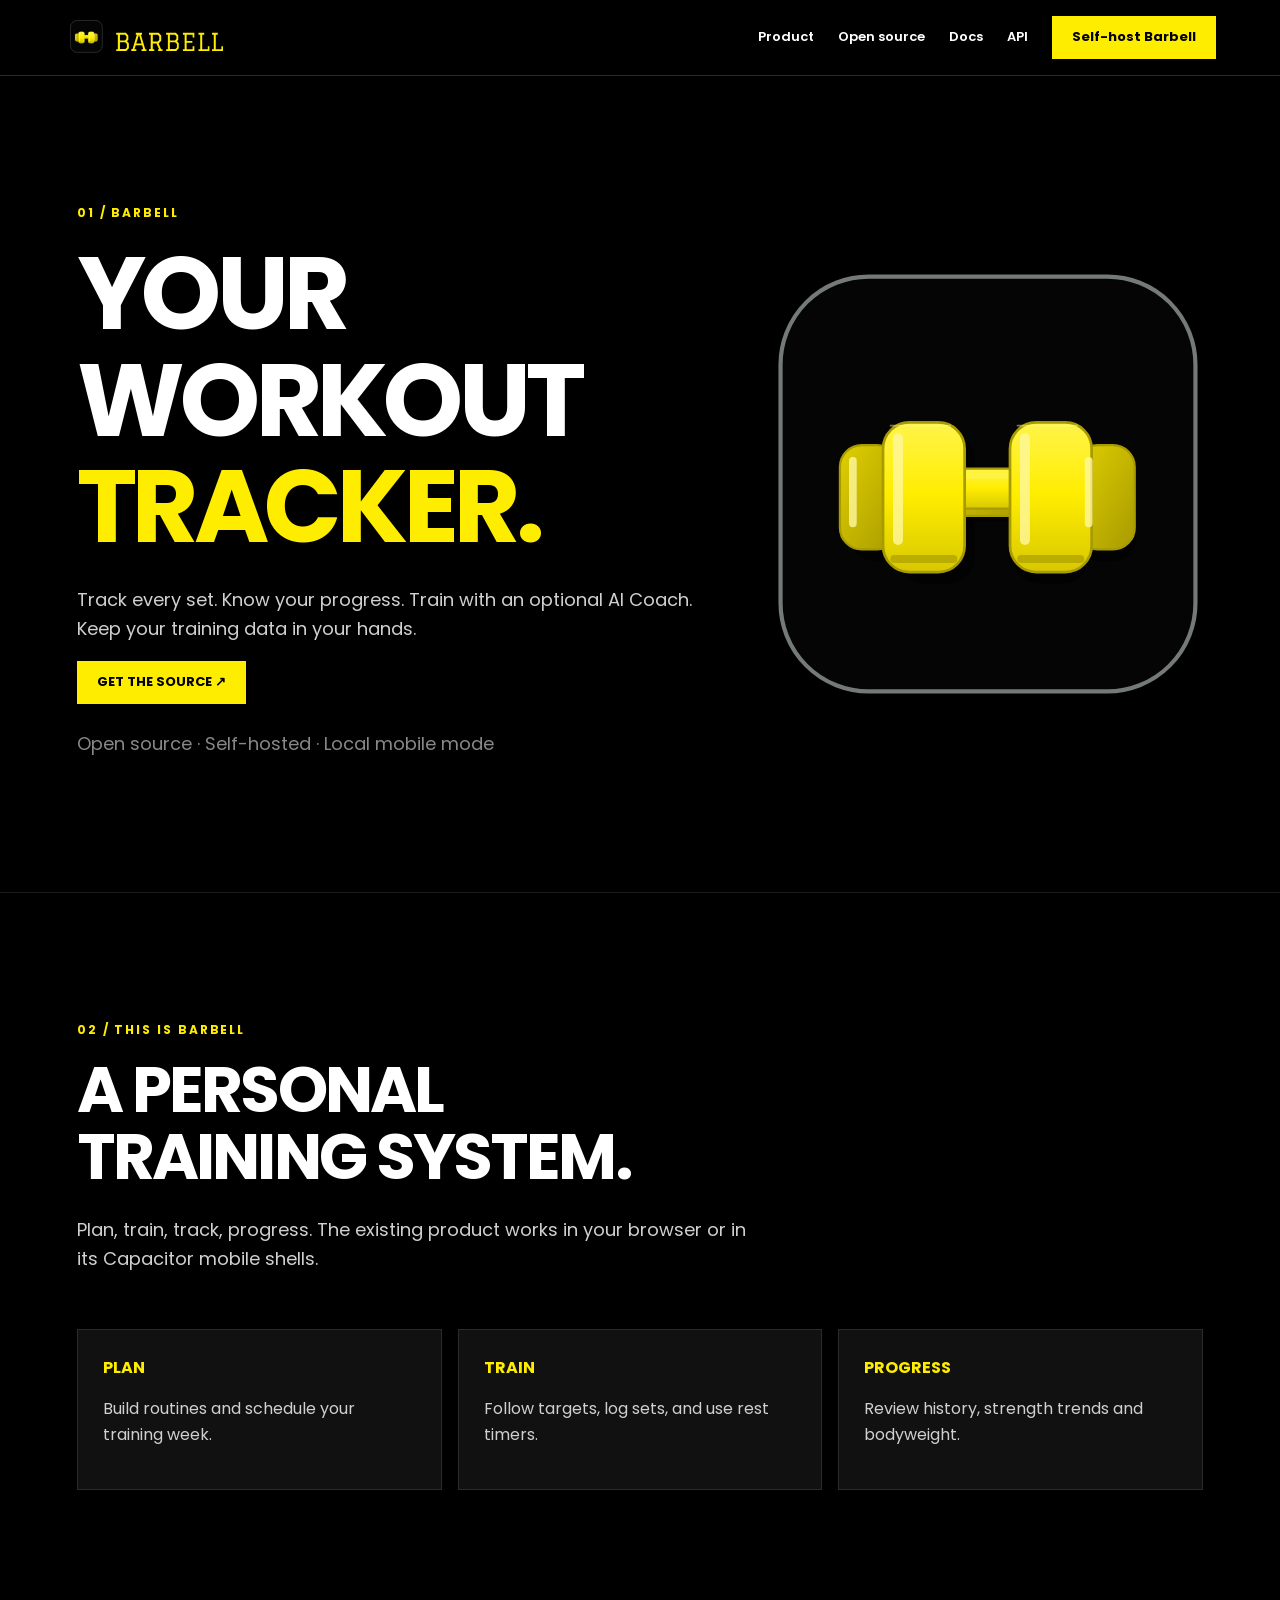
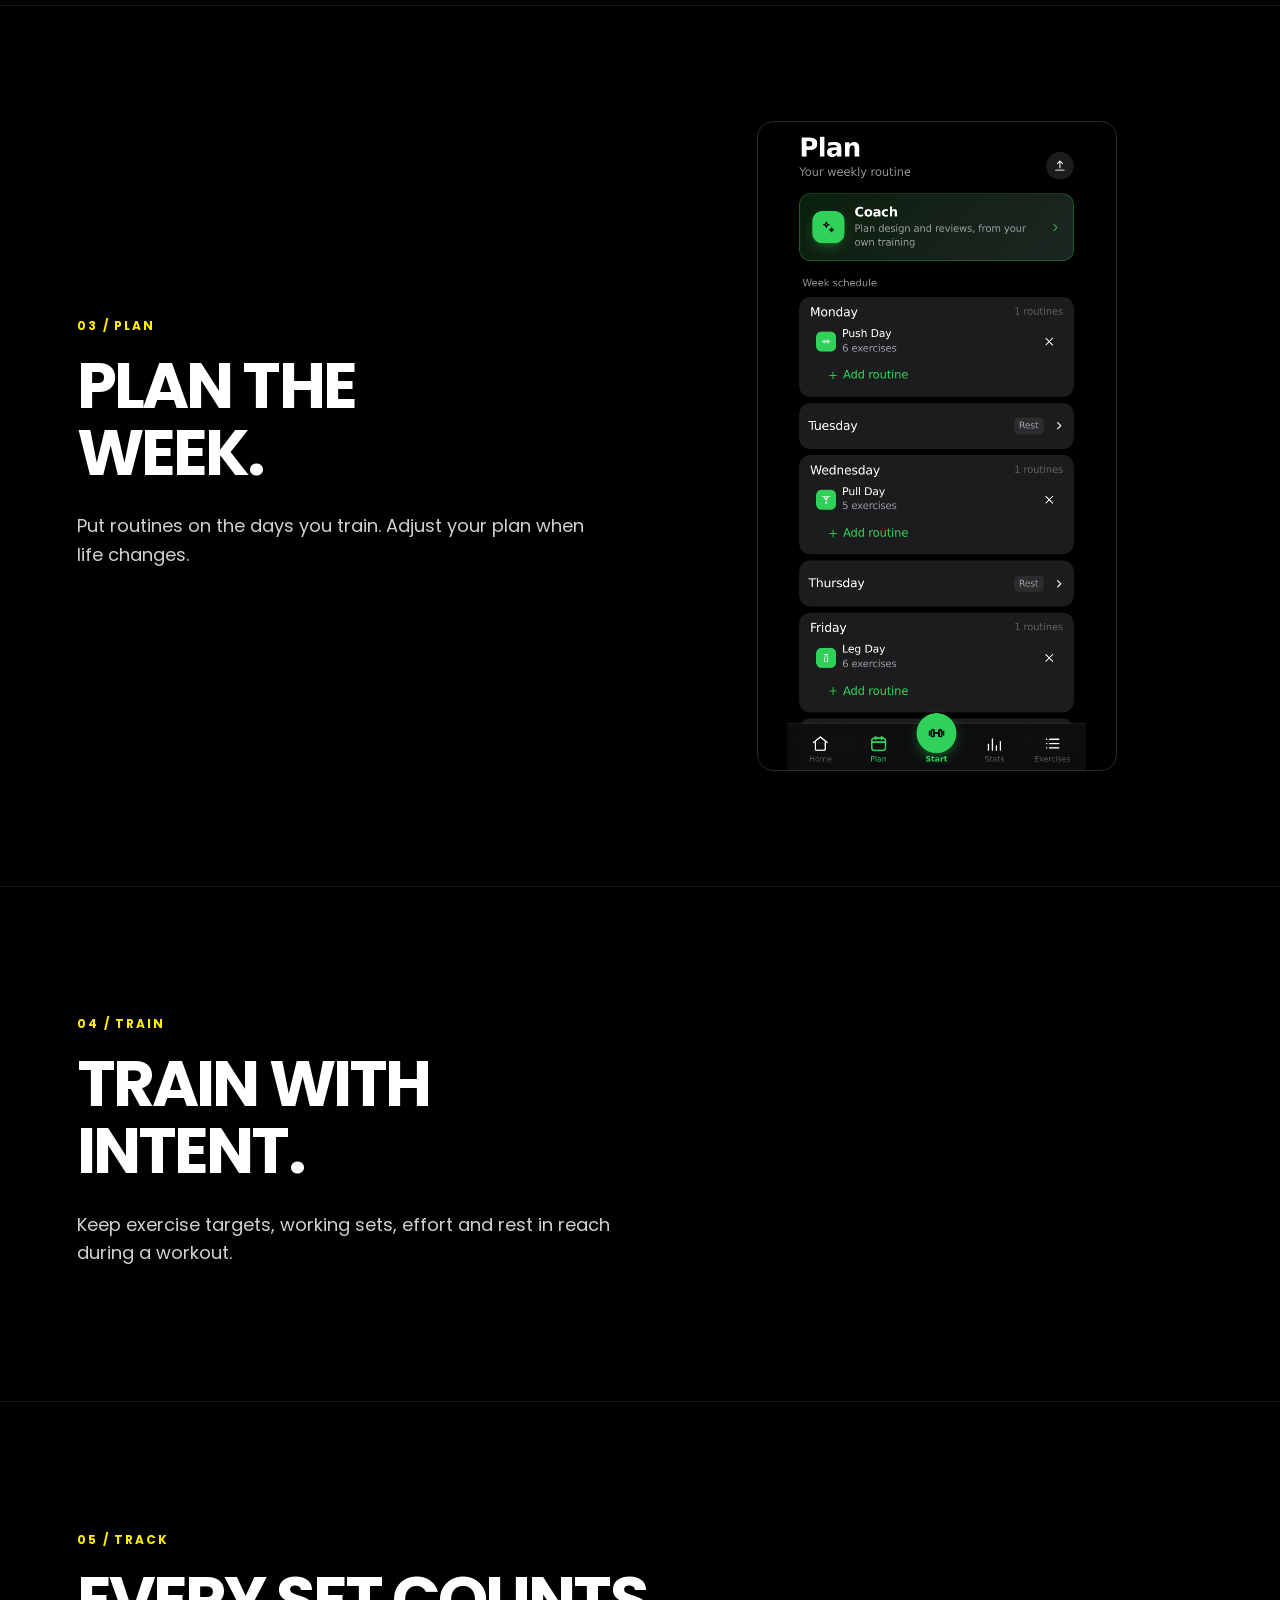
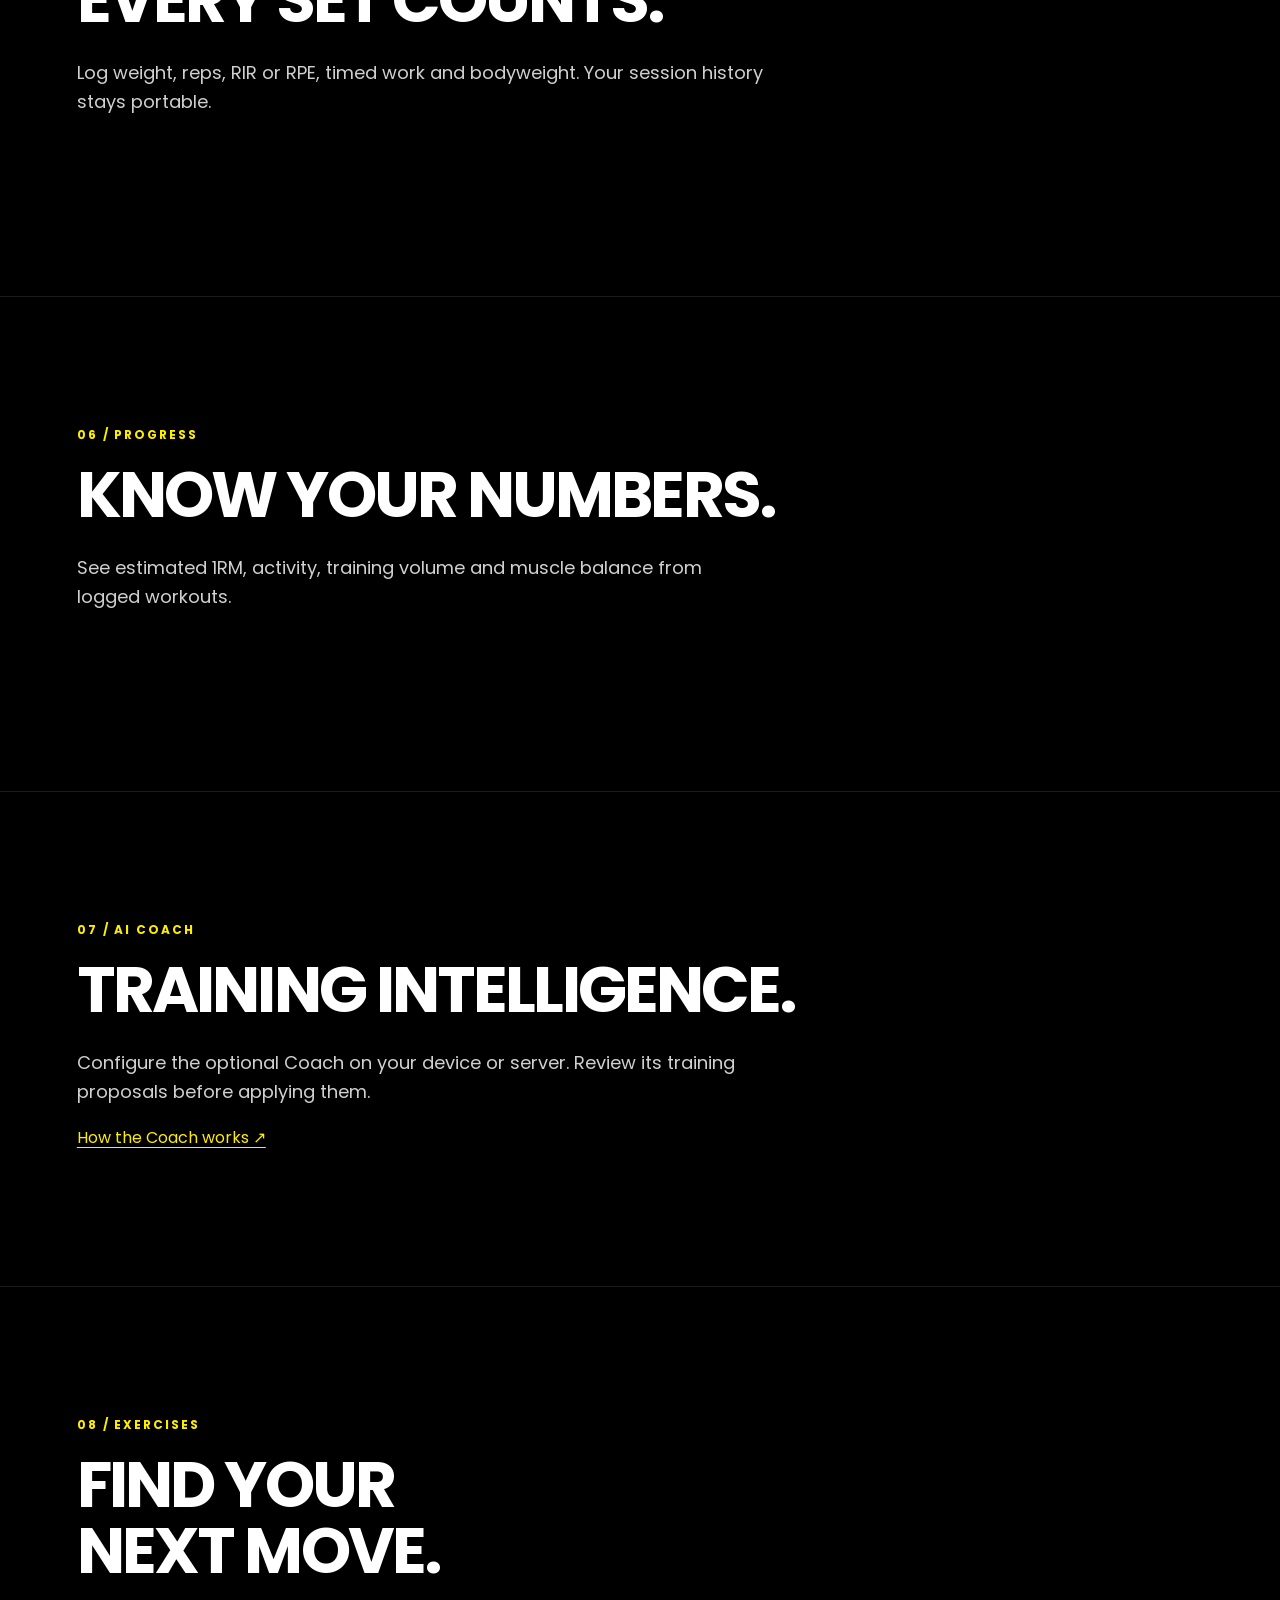
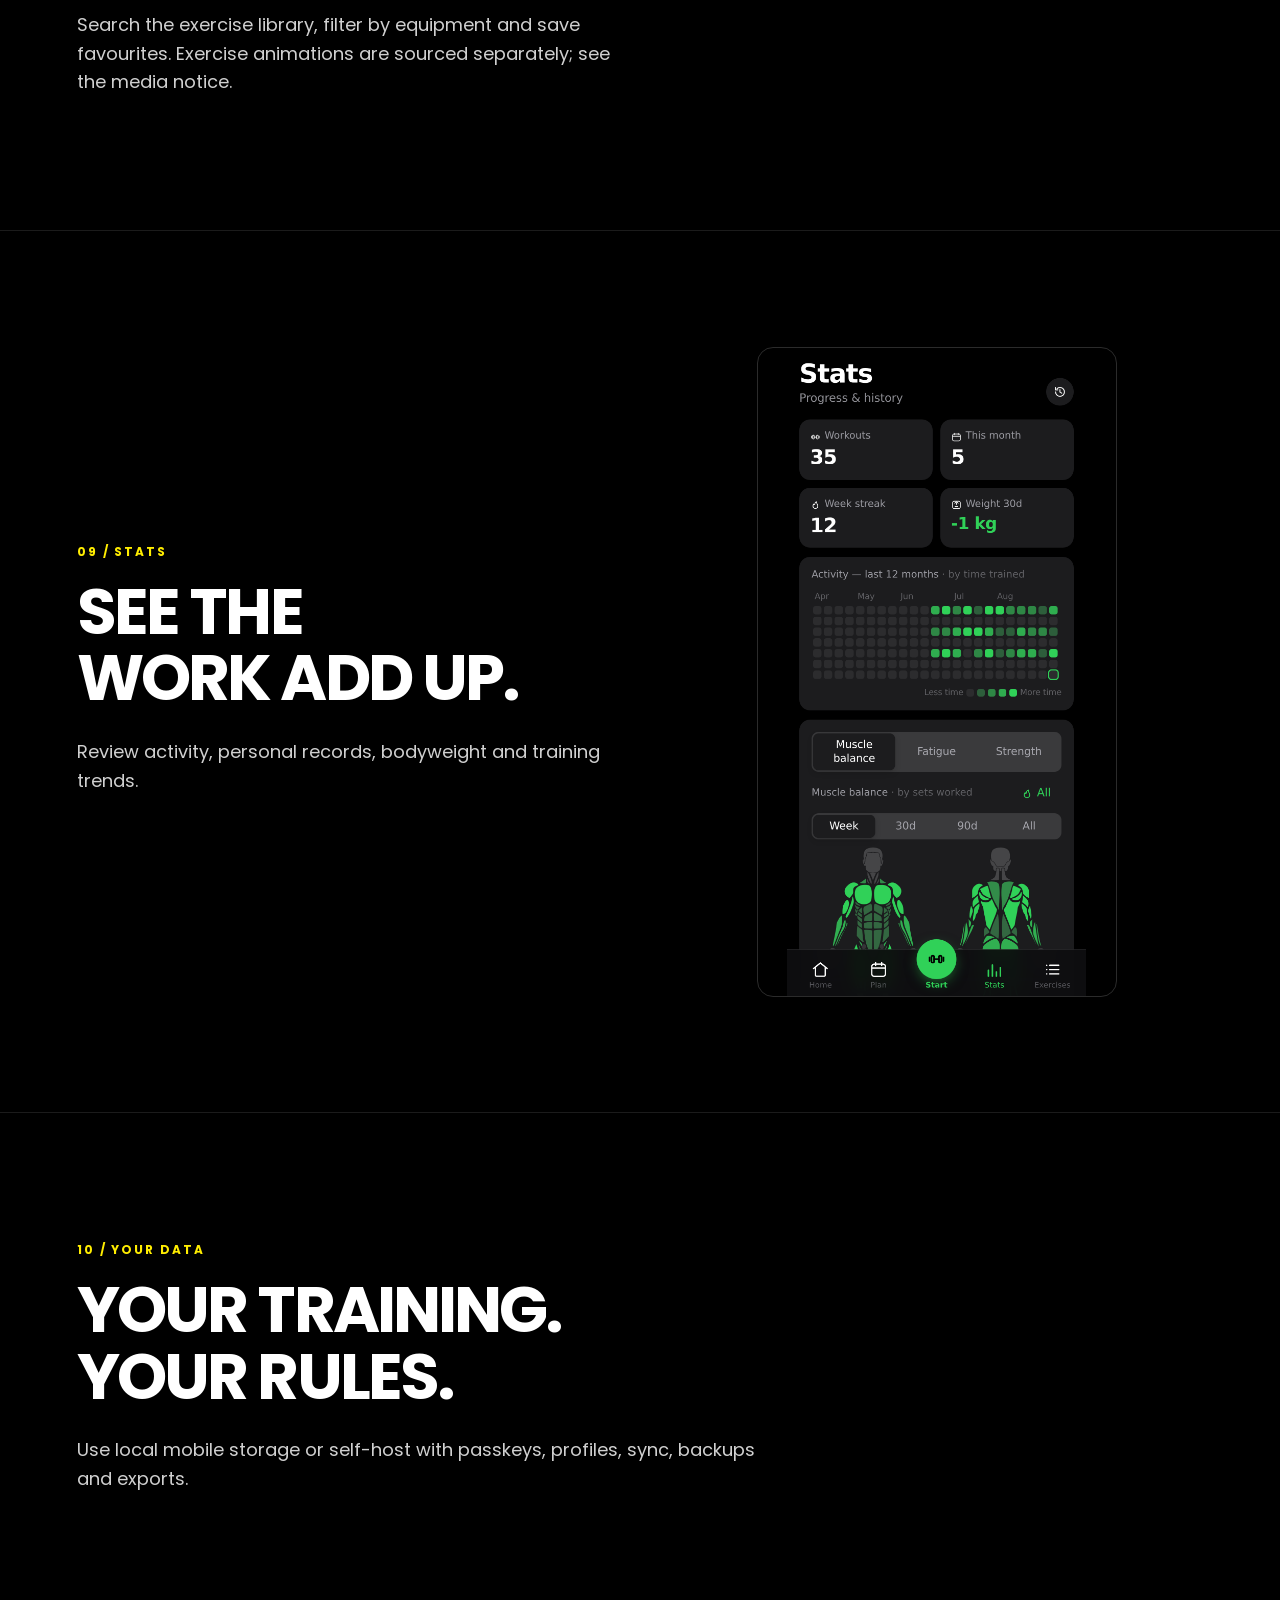
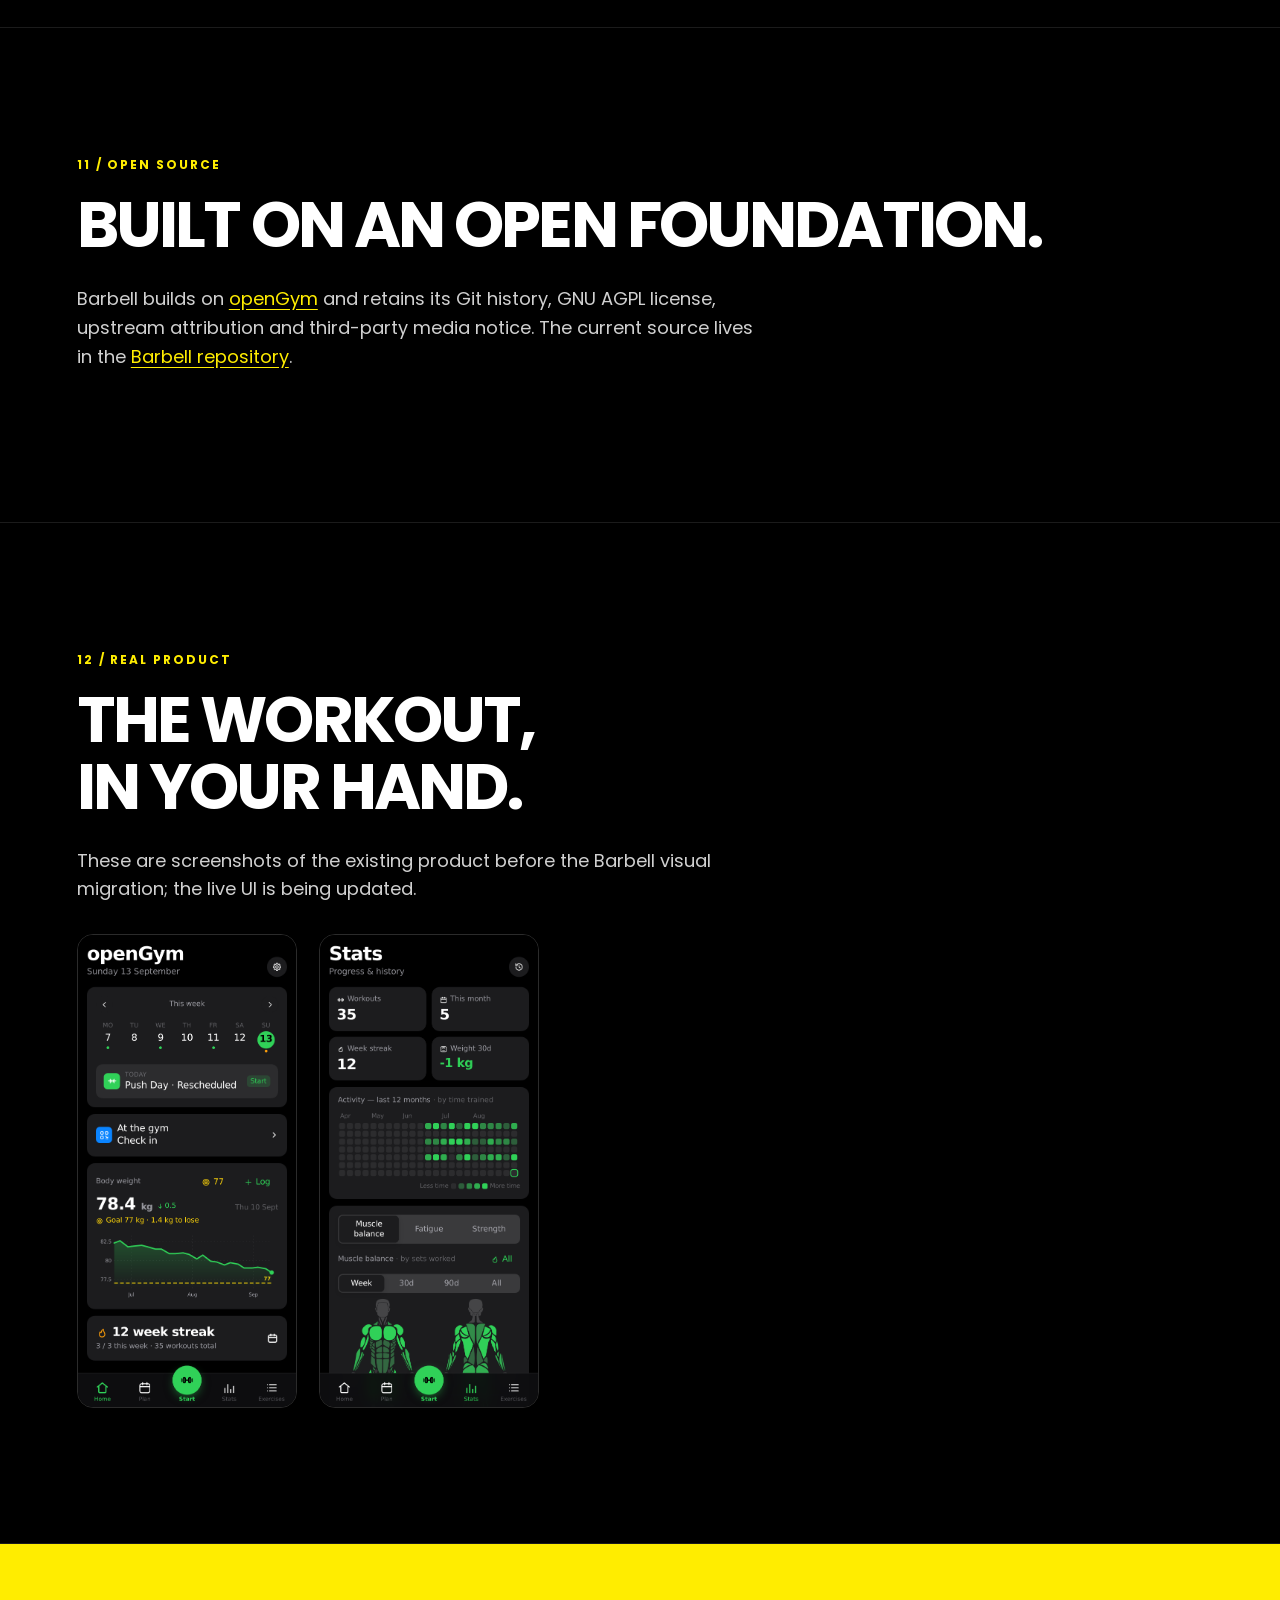
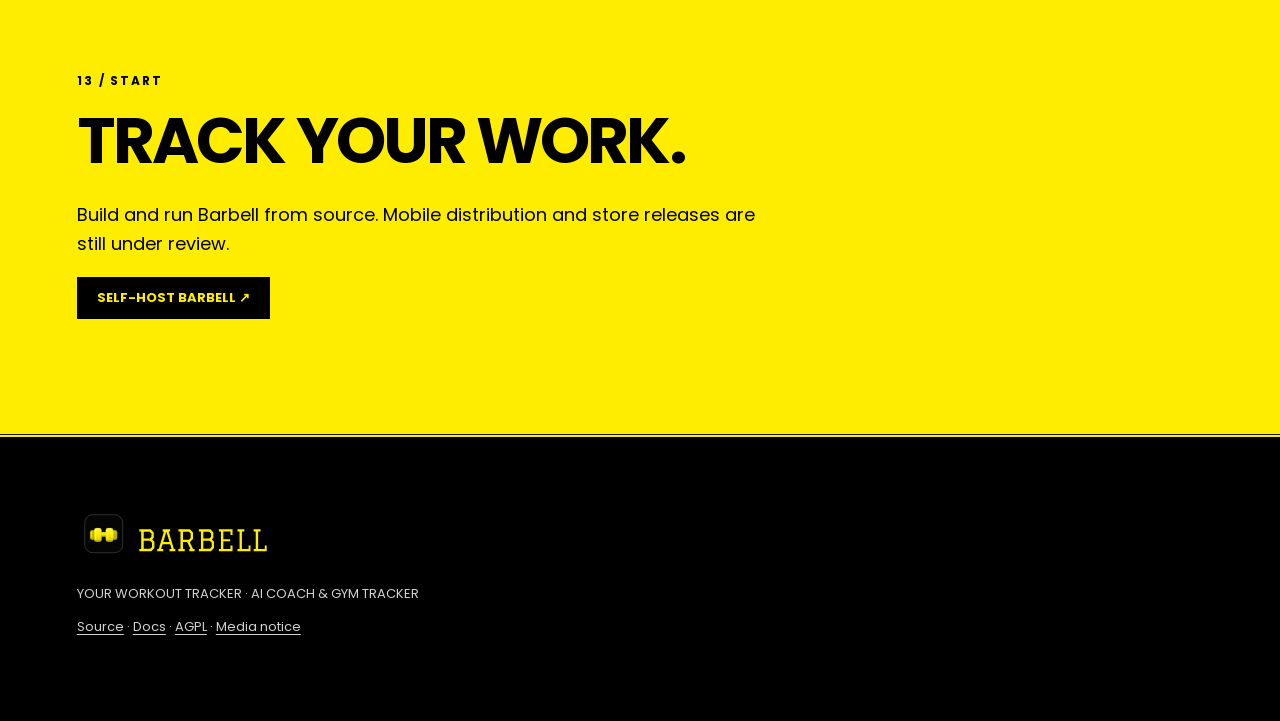
<file: website/index.html>
<!doctype html>
<html lang="en">
<head>
<meta charset="utf-8"><meta name="viewport" content="width=device-width,initial-scale=1">
<meta name="theme-color" content="#000000">
<meta name="description" content="BARBELL is your open-source workout tracker. Plan, train, track, progress, and own your data with local mode or self-hosting.">
<title>BARBELL — Your Workout Tracker</title>
<link rel="icon" href="icon-180.png" type="image/png"><link rel="apple-touch-icon" href="icon-180.png">
<link rel="stylesheet" href="barbell.css">
</head>
<body>
<nav class="nav" aria-label="Primary"><a href="/" class="brand"><img src="brand/barbell-horizontal-lockup.svg" alt="BARBELL"></a><div class="links"><a href="#product">Product</a><a href="#open-source">Open source</a><a href="docs.html">Docs</a><a href="api.html">API</a><a class="cta" href="https://github.com/mohammedsunainali/barbell#quick-start--self-host-barbell">Self-host Barbell</a></div></nav>
<main>
<section class="hero" id="top"><div><p class="kicker">01 / BARBELL</p><h1>YOUR WORKOUT<br><em>TRACKER.</em></h1><p class="lead">Track every set. Know your progress. Train with an optional AI Coach. Keep your training data in your hands.</p><a class="cta" href="https://github.com/mohammedsunainali/barbell#quick-start--self-host-barbell">GET THE SOURCE ↗</a><p class="fine">Open source · Self-hosted · Local mobile mode</p></div><img class="hero-mark" src="brand/barbell-icon-only.svg" alt="The Barbell icon"></section>
<section id="product"><p class="kicker">02 / THIS IS BARBELL</p><h2>A PERSONAL<br>TRAINING SYSTEM.</h2><p>Plan, train, track, progress. The existing product works in your browser or in its Capacitor mobile shells.</p><div class="three"><article><b>PLAN</b><p>Build routines and schedule your training week.</p></article><article><b>TRAIN</b><p>Follow targets, log sets, and use rest timers.</p></article><article><b>PROGRESS</b><p>Review history, strength trends and bodyweight.</p></article></div></section>
<section class="split" id="plan"><div><p class="kicker">03 / PLAN</p><h2>PLAN THE<br>WEEK.</h2><p>Put routines on the days you train. Adjust your plan when life changes.</p></div><img src="screens/plan.png" alt="Current app weekly plan screen" loading="lazy"></section>
<section class="split" id="train"><div><p class="kicker">04 / TRAIN</p><h2>TRAIN WITH<br>INTENT.</h2><p>Keep exercise targets, working sets, effort and rest in reach during a workout.</p></div></section>
<section id="track"><p class="kicker">05 / TRACK</p><h2>EVERY SET COUNTS.</h2><p>Log weight, reps, RIR or RPE, timed work and bodyweight. Your session history stays portable.</p></section>
<section id="progress"><p class="kicker">06 / PROGRESS</p><h2>KNOW YOUR NUMBERS.</h2><p>See estimated 1RM, activity, training volume and muscle balance from logged workouts.</p></section>
<section id="coach"><p class="kicker">07 / AI COACH</p><h2>TRAINING INTELLIGENCE.</h2><p>Configure the optional Coach on your device or server. Review its training proposals before applying them.</p><a class="text-link" href="docs.html#coach">How the Coach works ↗</a></section>
<section class="split" id="exercises"><div><p class="kicker">08 / EXERCISES</p><h2>FIND YOUR<br>NEXT MOVE.</h2><p>Search the exercise library, filter by equipment and save favourites. Exercise animations are sourced separately; see the media notice.</p></div></section>
<section class="split" id="stats"><div><p class="kicker">09 / STATS</p><h2>SEE THE<br>WORK ADD UP.</h2><p>Review activity, personal records, bodyweight and training trends.</p></div><img src="screens/stats.png" alt="Current app statistics screen" loading="lazy"></section>
<section id="your-data"><p class="kicker">10 / YOUR DATA</p><h2>YOUR TRAINING.<br>YOUR RULES.</h2><p>Use local mobile storage or self-host with passkeys, profiles, sync, backups and exports.</p></section>
<section id="open-source"><p class="kicker">11 / OPEN SOURCE</p><h2>BUILT ON AN OPEN FOUNDATION.</h2><p>Barbell builds on <a class="text-link" href="https://github.com/DuarteSantos8/openGym">openGym</a> and retains its Git history, GNU AGPL license, upstream attribution and third-party media notice. The current source lives in the <a class="text-link" href="https://github.com/mohammedsunainali/barbell">Barbell repository</a>.</p></section>
<section id="screens"><p class="kicker">12 / REAL PRODUCT</p><h2>THE WORKOUT,<br>IN YOUR HAND.</h2><p>These are screenshots of the existing product before the Barbell visual migration; the live UI is being updated.</p><div class="screens"><img src="screens/home.png" alt="Current app home screen" loading="lazy"><img src="screens/stats.png" alt="Current app statistics screen" loading="lazy"></div></section>
<section class="final"><p class="kicker">13 / START</p><h2>TRACK YOUR WORK.</h2><p>Build and run Barbell from source. Mobile distribution and store releases are still under review.</p><a class="cta" href="https://github.com/mohammedsunainali/barbell#quick-start--self-host-barbell">SELF-HOST BARBELL ↗</a></section>
</main><footer><img src="brand/barbell-horizontal-lockup.svg" alt="BARBELL" width="210"><p>YOUR WORKOUT TRACKER · AI COACH &amp; GYM TRACKER</p><p><a href="https://github.com/mohammedsunainali/barbell">Source</a> · <a href="docs.html">Docs</a> · <a href="https://github.com/mohammedsunainali/barbell/blob/main/LICENSE">AGPL</a> · <a href="https://github.com/mohammedsunainali/barbell/blob/main/NOTICE.md">Media notice</a></p></footer>
</body></html>
</file>
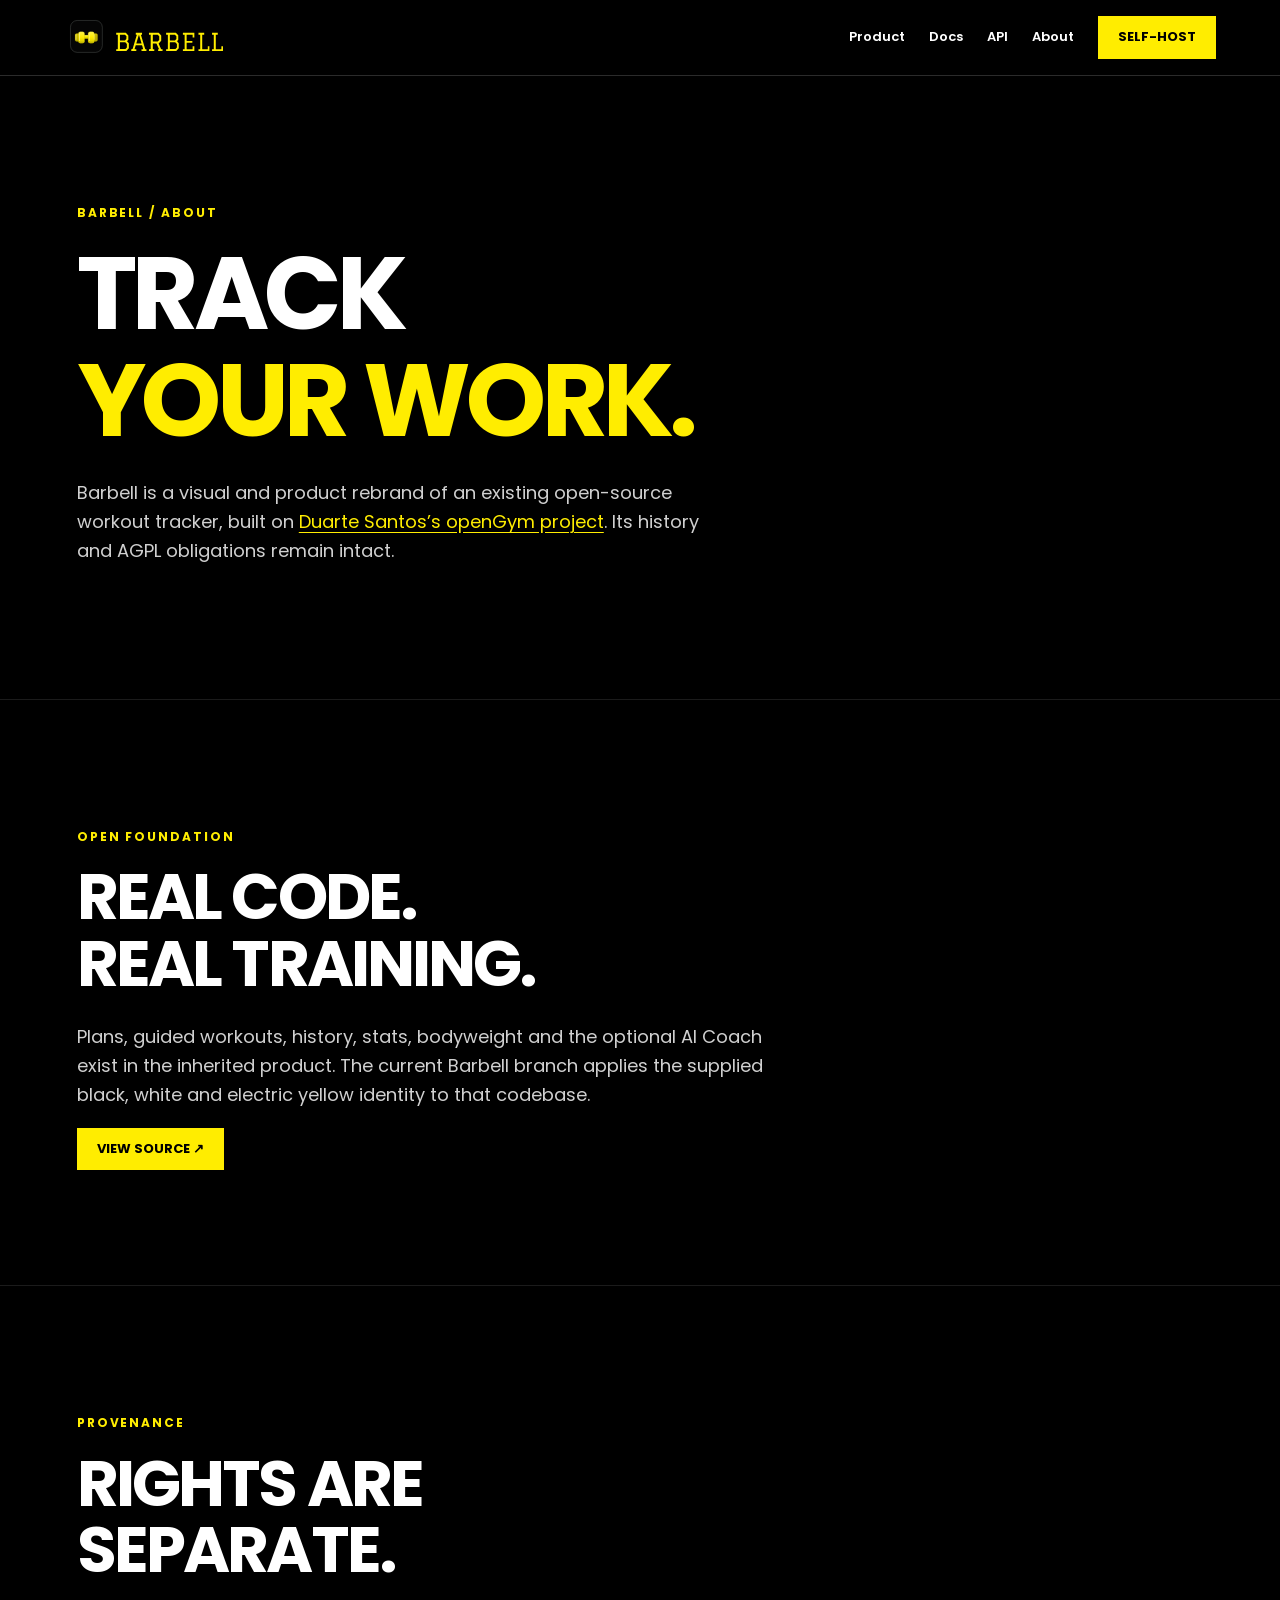
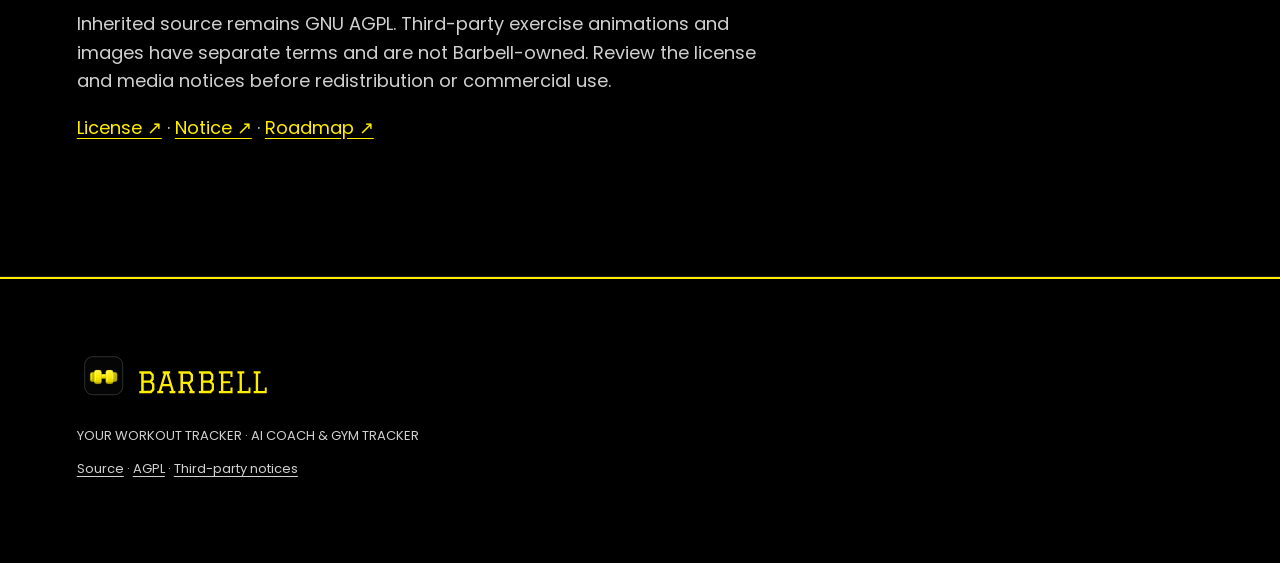
<file: website/about.html>
<!doctype html>
<html lang="en"><head><meta charset="utf-8"><meta name="viewport" content="width=device-width,initial-scale=1"><meta name="theme-color" content="#000000"><meta name="robots" content="noindex,follow"><meta name="description" content="Barbell open-source workout tracker, derived from openGym."><title>About — BARBELL</title><link rel="icon" href="icon-180.png" type="image/png"><link rel="apple-touch-icon" href="icon-180.png"><link rel="stylesheet" href="barbell.css"></head><body>
<nav class="nav" aria-label="Primary"><a href="/" class="brand"><img src="brand/barbell-horizontal-lockup.svg" alt="BARBELL"></a><div class="links"><a href="index.html#product">Product</a><a href="docs.html">Docs</a><a href="api.html">API</a><a href="about.html">About</a><a class="cta" href="https://github.com/mohammedsunainali/barbell#quick-start--self-host-barbell">SELF-HOST</a></div></nav>
<main><section><p class="kicker">BARBELL / ABOUT</p><h1>TRACK<br><em>YOUR WORK.</em></h1><p class="lead">Barbell is a visual and product rebrand of an existing open-source workout tracker, built on <a class="text-link" href="https://github.com/DuarteSantos8/openGym">Duarte Santos’s openGym project</a>. Its history and AGPL obligations remain intact.</p></section><section><p class="kicker">OPEN FOUNDATION</p><h2>REAL CODE.<br>REAL TRAINING.</h2><p>Plans, guided workouts, history, stats, bodyweight and the optional AI Coach exist in the inherited product. The current Barbell branch applies the supplied black, white and electric yellow identity to that codebase.</p><a class="cta" href="https://github.com/mohammedsunainali/barbell">VIEW SOURCE ↗</a></section><section><p class="kicker">PROVENANCE</p><h2>RIGHTS ARE<br>SEPARATE.</h2><p>Inherited source remains GNU AGPL. Third-party exercise animations and images have separate terms and are not Barbell-owned. Review the license and media notices before redistribution or commercial use.</p><p><a class="text-link" href="https://github.com/mohammedsunainali/barbell/blob/main/LICENSE">License ↗</a> · <a class="text-link" href="https://github.com/mohammedsunainali/barbell/blob/main/NOTICE.md">Notice ↗</a> · <a class="text-link" href="https://github.com/mohammedsunainali/barbell/blob/main/ROADMAP.md">Roadmap ↗</a></p></section></main>
<footer><img src="brand/barbell-horizontal-lockup.svg" alt="BARBELL" width="210"><p>YOUR WORKOUT TRACKER · AI COACH &amp; GYM TRACKER</p><p><a href="https://github.com/mohammedsunainali/barbell">Source</a> · <a href="https://github.com/mohammedsunainali/barbell/blob/main/LICENSE">AGPL</a> · <a href="https://github.com/mohammedsunainali/barbell/blob/main/NOTICE.md">Third-party notices</a></p></footer></body></html>
</file>
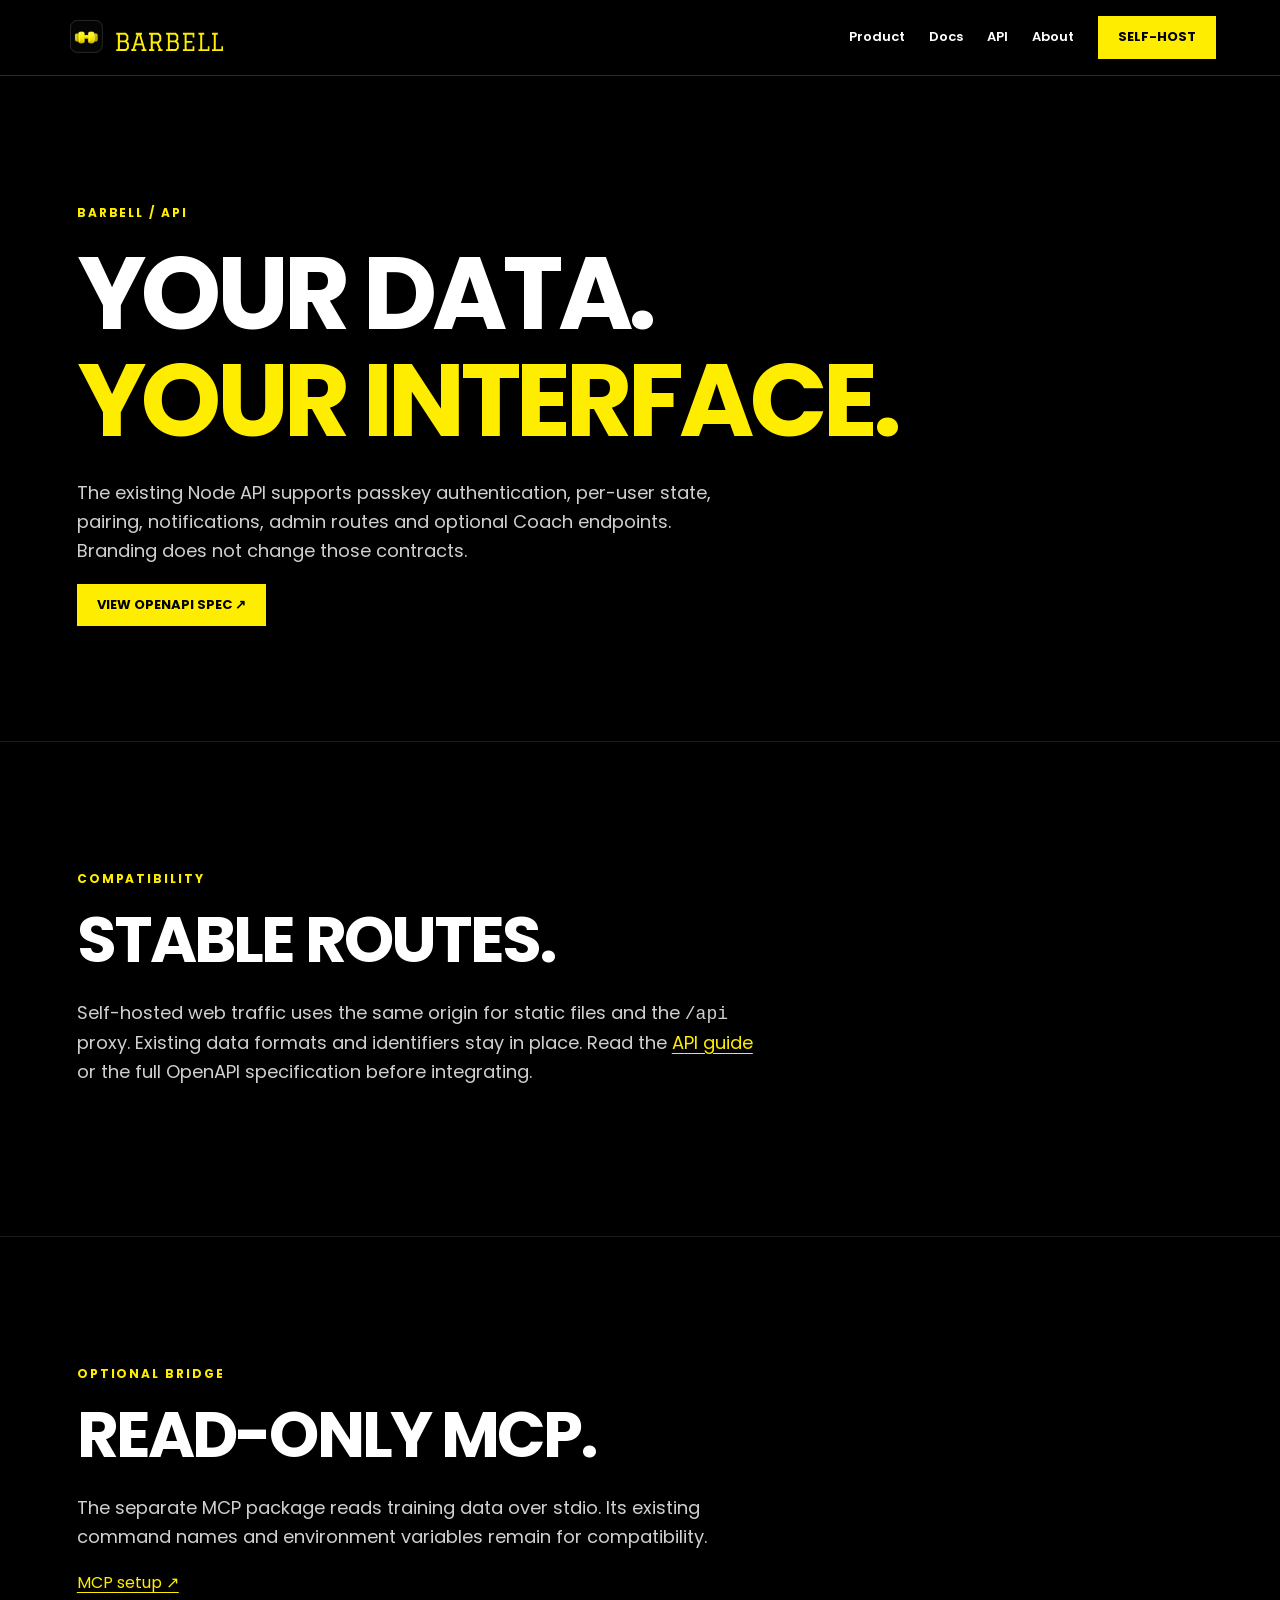
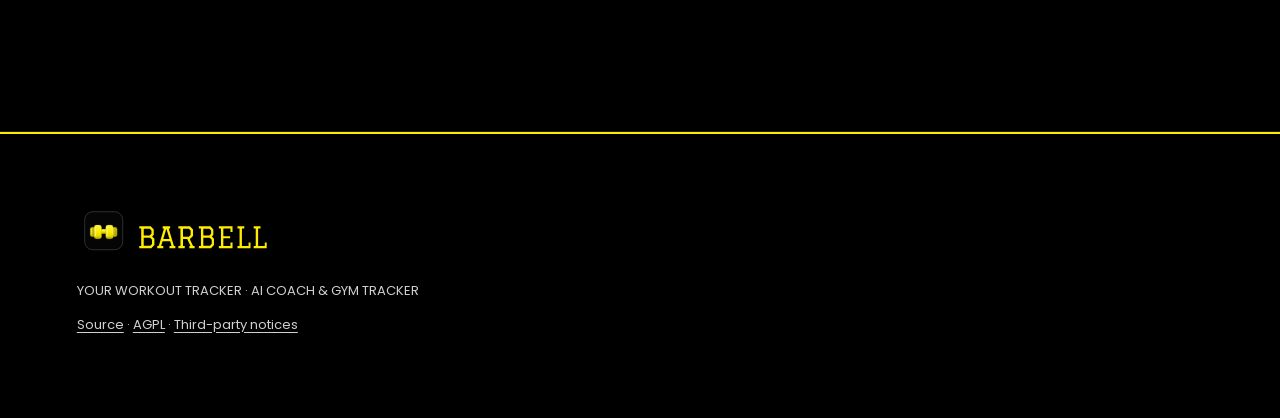
<file: website/api.html>
<!doctype html>
<html lang="en"><head><meta charset="utf-8"><meta name="viewport" content="width=device-width,initial-scale=1"><meta name="theme-color" content="#000000"><meta name="robots" content="noindex,follow"><meta name="description" content="Barbell API source and compatibility reference."><title>API — BARBELL</title><link rel="icon" href="icon-180.png" type="image/png"><link rel="apple-touch-icon" href="icon-180.png"><link rel="stylesheet" href="barbell.css"></head><body>
<nav class="nav" aria-label="Primary"><a href="/" class="brand"><img src="brand/barbell-horizontal-lockup.svg" alt="BARBELL"></a><div class="links"><a href="index.html#product">Product</a><a href="docs.html">Docs</a><a href="api.html">API</a><a href="about.html">About</a><a class="cta" href="https://github.com/mohammedsunainali/barbell#quick-start--self-host-barbell">SELF-HOST</a></div></nav>
<main><section><p class="kicker">BARBELL / API</p><h1>YOUR DATA.<br><em>YOUR INTERFACE.</em></h1><p class="lead">The existing Node API supports passkey authentication, per-user state, pairing, notifications, admin routes and optional Coach endpoints. Branding does not change those contracts.</p><a class="cta" href="https://github.com/mohammedsunainali/barbell/blob/main/api/openapi.yaml">VIEW OPENAPI SPEC ↗</a></section><section><p class="kicker">COMPATIBILITY</p><h2>STABLE ROUTES.</h2><p>Self-hosted web traffic uses the same origin for static files and the <code>/api</code> proxy. Existing data formats and identifiers stay in place. Read the <a class="text-link" href="https://github.com/mohammedsunainali/barbell/blob/main/docs/API.md">API guide</a> or the full OpenAPI specification before integrating.</p></section><section><p class="kicker">OPTIONAL BRIDGE</p><h2>READ-ONLY MCP.</h2><p>The separate MCP package reads training data over stdio. Its existing command names and environment variables remain for compatibility.</p><a class="text-link" href="https://github.com/mohammedsunainali/barbell/blob/main/mcp/README.md">MCP setup ↗</a></section></main>
<footer><img src="brand/barbell-horizontal-lockup.svg" alt="BARBELL" width="210"><p>YOUR WORKOUT TRACKER · AI COACH &amp; GYM TRACKER</p><p><a href="https://github.com/mohammedsunainali/barbell">Source</a> · <a href="https://github.com/mohammedsunainali/barbell/blob/main/LICENSE">AGPL</a> · <a href="https://github.com/mohammedsunainali/barbell/blob/main/NOTICE.md">Third-party notices</a></p></footer></body></html>
</file>
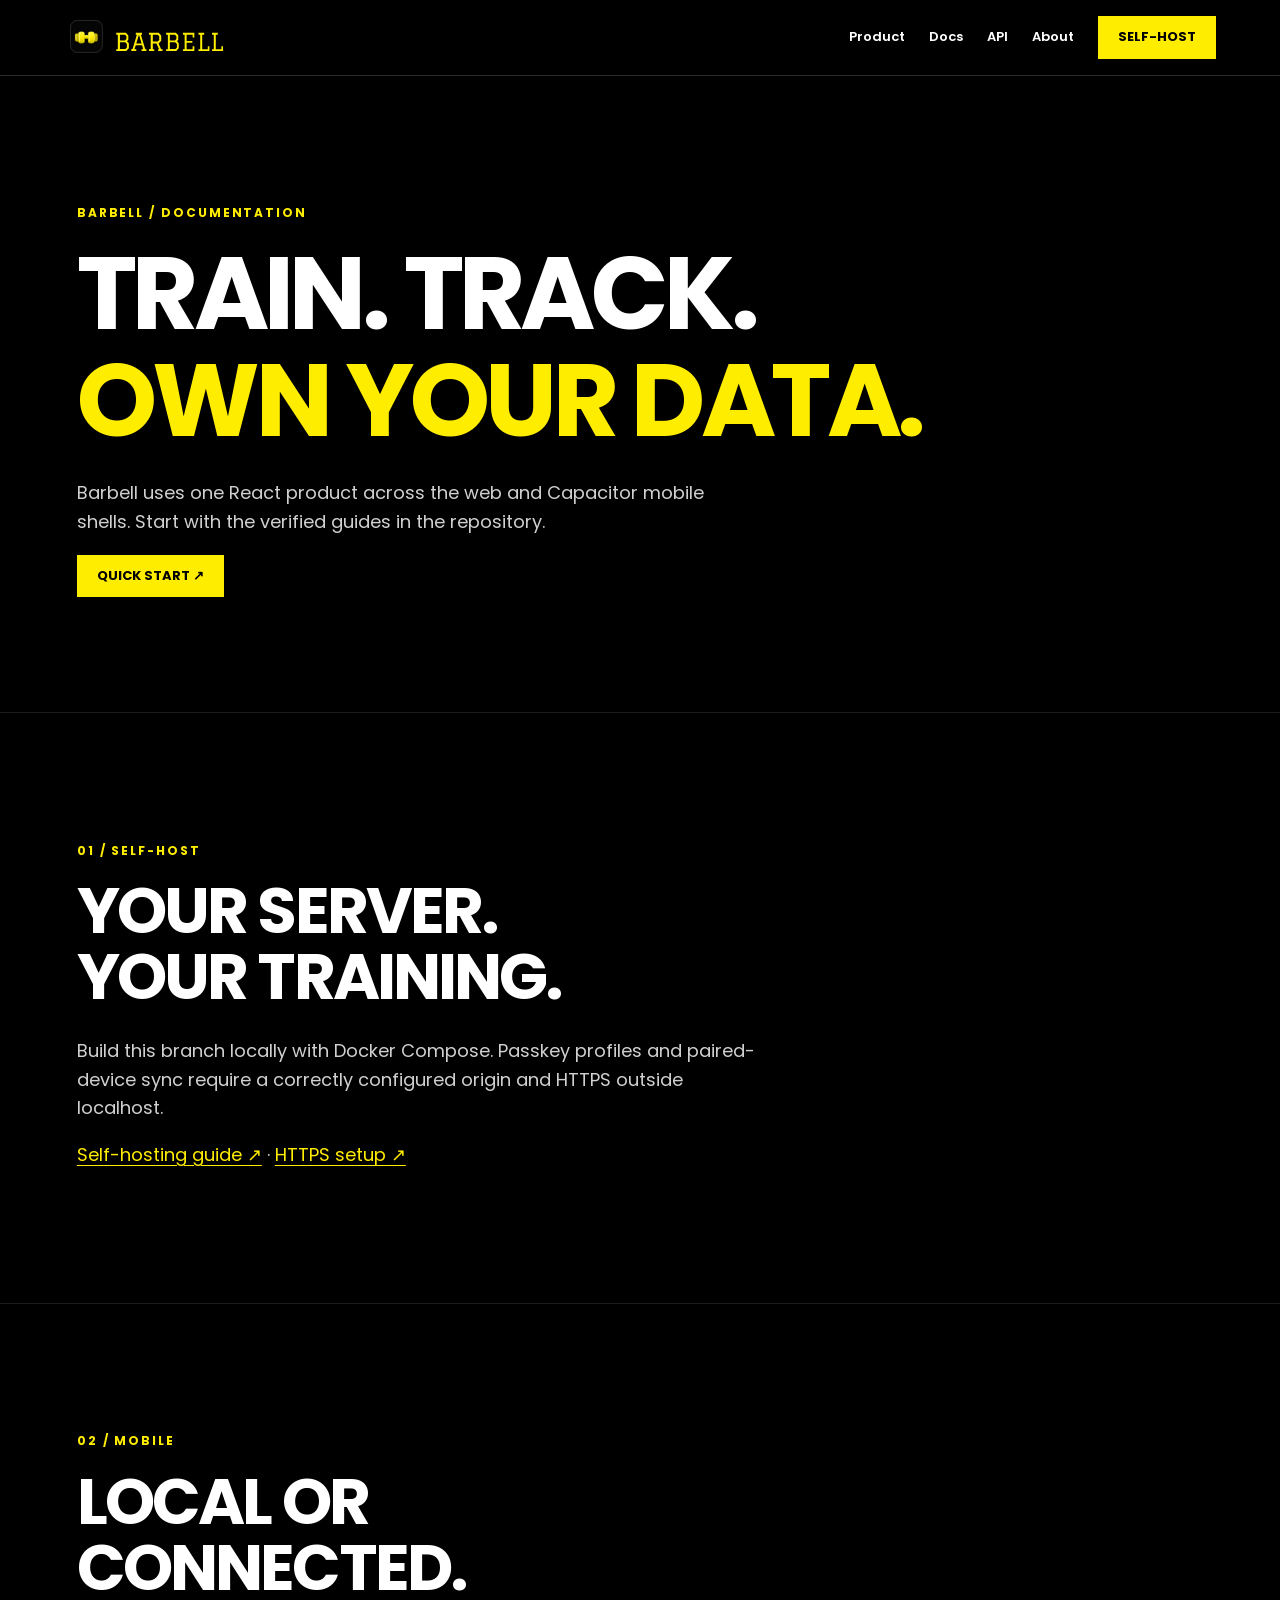
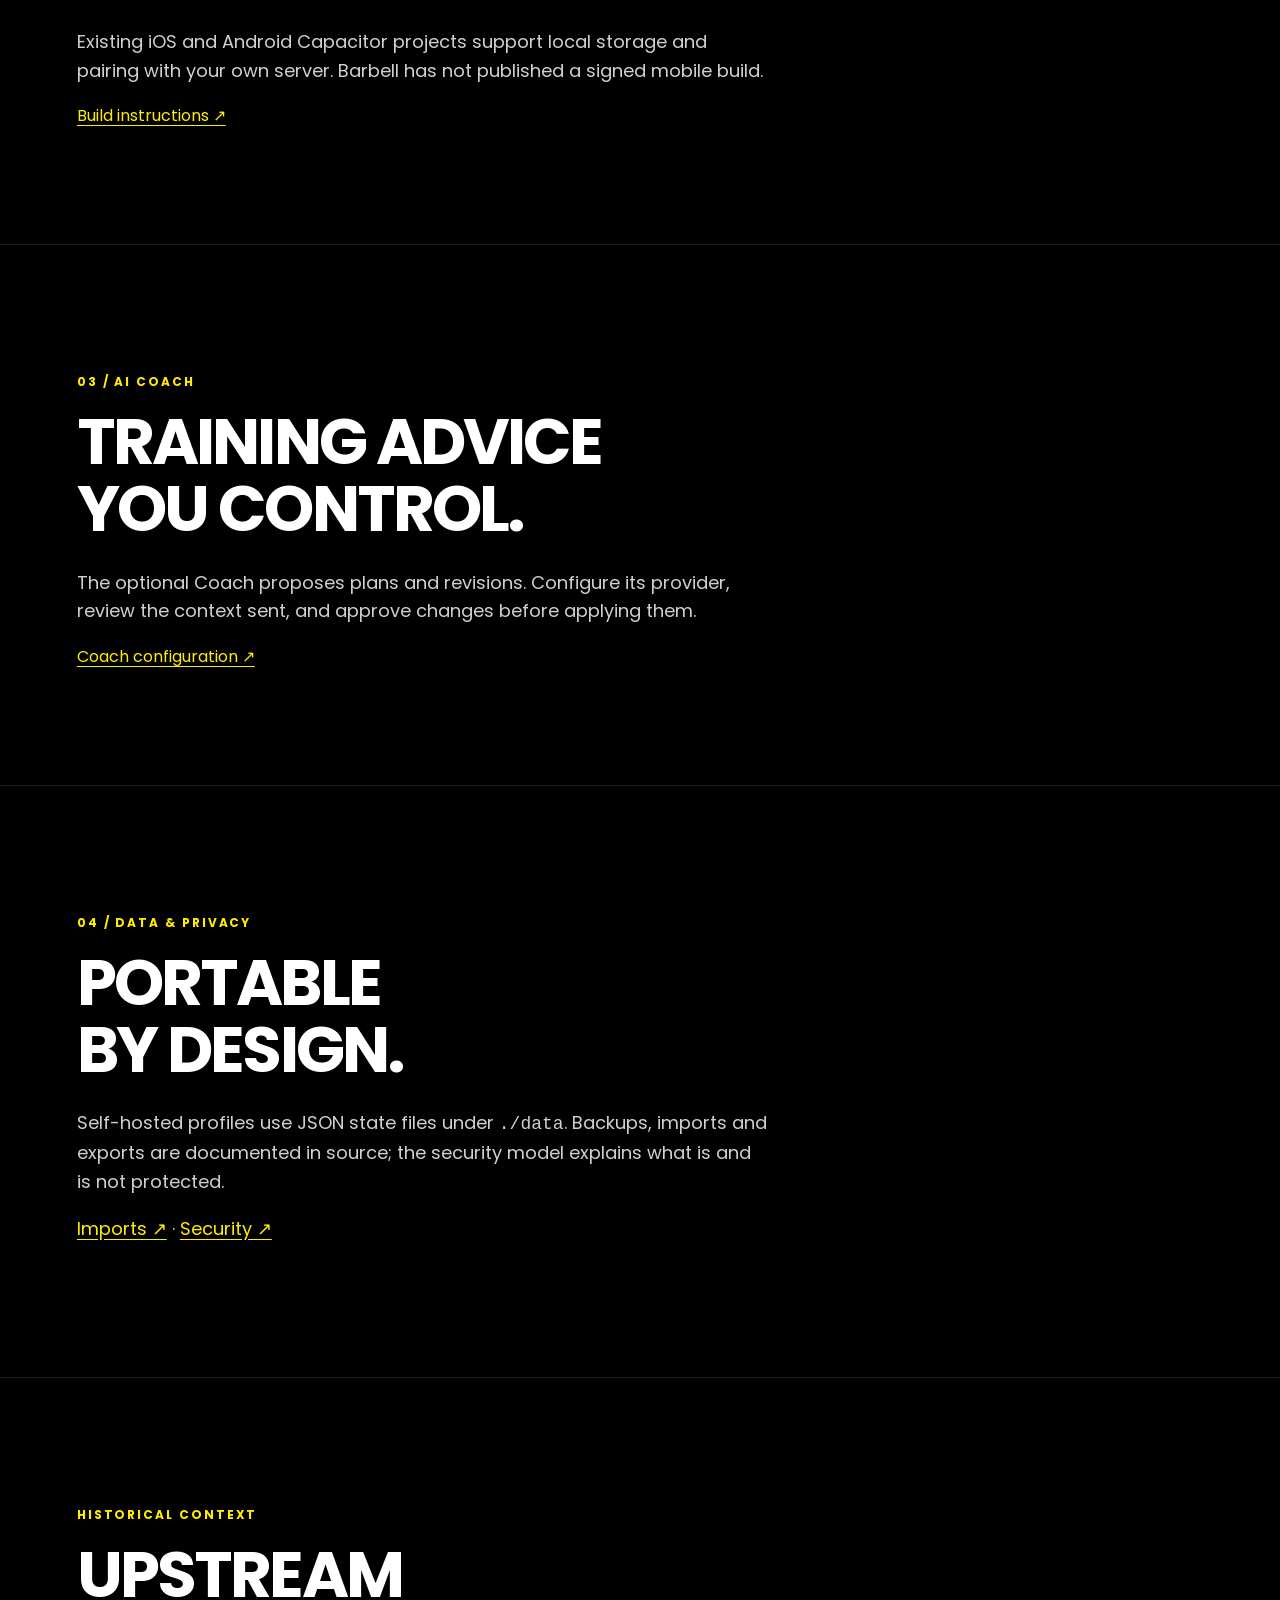
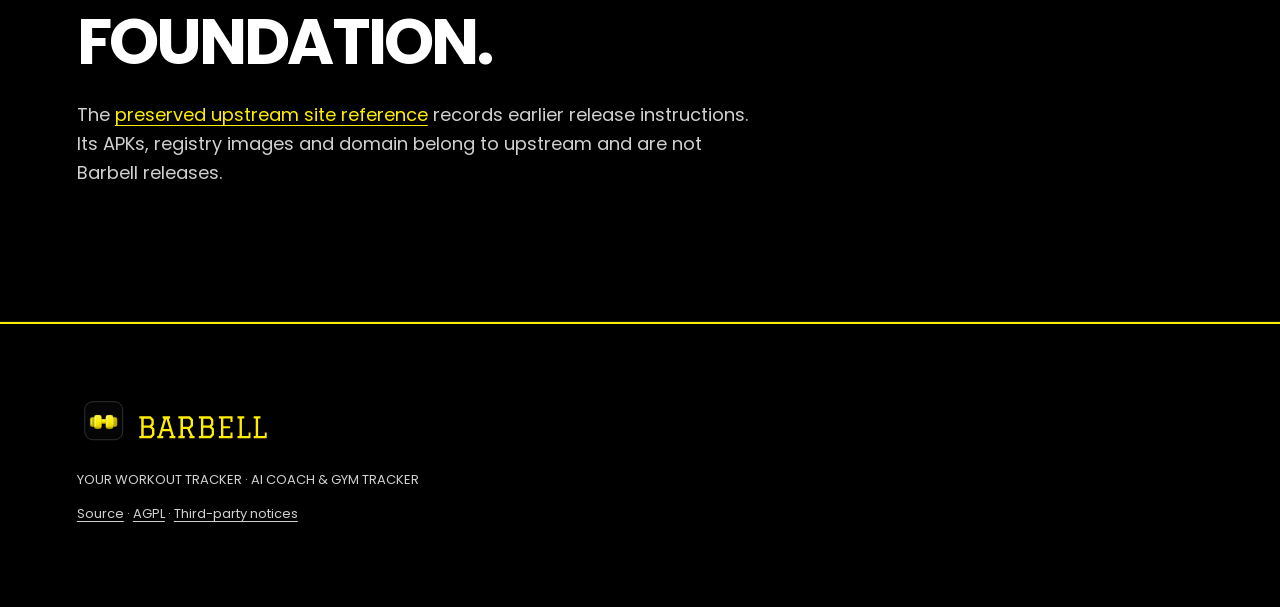
<file: website/docs.html>
<!doctype html>
<html lang="en"><head><meta charset="utf-8"><meta name="viewport" content="width=device-width,initial-scale=1"><meta name="theme-color" content="#000000"><meta name="robots" content="noindex,follow"><meta name="description" content="Barbell documentation for self-hosting, mobile, AI Coach and data ownership."><title>Docs — BARBELL</title><link rel="icon" href="icon-180.png" type="image/png"><link rel="apple-touch-icon" href="icon-180.png"><link rel="stylesheet" href="barbell.css"></head><body>
<nav class="nav" aria-label="Primary"><a href="/" class="brand"><img src="brand/barbell-horizontal-lockup.svg" alt="BARBELL"></a><div class="links"><a href="index.html#product">Product</a><a href="docs.html">Docs</a><a href="api.html">API</a><a href="about.html">About</a><a class="cta" href="https://github.com/mohammedsunainali/barbell#quick-start--self-host-barbell">SELF-HOST</a></div></nav>
<main><section><p class="kicker">BARBELL / DOCUMENTATION</p><h1>TRAIN. TRACK.<br><em>OWN YOUR DATA.</em></h1><p class="lead">Barbell uses one React product across the web and Capacitor mobile shells. Start with the verified guides in the repository.</p><a class="cta" href="https://github.com/mohammedsunainali/barbell#quick-start--self-host-barbell">QUICK START ↗</a></section><section id="self-host"><p class="kicker">01 / SELF-HOST</p><h2>YOUR SERVER.<br>YOUR TRAINING.</h2><p>Build this branch locally with Docker Compose. Passkey profiles and paired-device sync require a correctly configured origin and HTTPS outside localhost.</p><p><a class="text-link" href="https://github.com/mohammedsunainali/barbell/blob/main/docs/SELF_HOSTING.md">Self-hosting guide ↗</a> · <a class="text-link" href="https://github.com/mohammedsunainali/barbell/blob/main/docs/SELF_HOSTING_HTTPS.md">HTTPS setup ↗</a></p></section><section id="mobile"><p class="kicker">02 / MOBILE</p><h2>LOCAL OR<br>CONNECTED.</h2><p>Existing iOS and Android Capacitor projects support local storage and pairing with your own server. Barbell has not published a signed mobile build.</p><a class="text-link" href="https://github.com/mohammedsunainali/barbell/blob/main/docs/MOBILE.md">Build instructions ↗</a></section><section id="coach"><p class="kicker">03 / AI COACH</p><h2>TRAINING ADVICE<br>YOU CONTROL.</h2><p>The optional Coach proposes plans and revisions. Configure its provider, review the context sent, and approve changes before applying them.</p><a class="text-link" href="https://github.com/mohammedsunainali/barbell/blob/main/docs/AI_COACH.md">Coach configuration ↗</a></section><section id="data"><p class="kicker">04 / DATA &amp; PRIVACY</p><h2>PORTABLE<br>BY DESIGN.</h2><p>Self-hosted profiles use JSON state files under <code>./data</code>. Backups, imports and exports are documented in source; the security model explains what is and is not protected.</p><p><a class="text-link" href="https://github.com/mohammedsunainali/barbell/blob/main/docs/DATA_IMPORTS.md">Imports ↗</a> · <a class="text-link" href="https://github.com/mohammedsunainali/barbell/blob/main/SECURITY.md">Security ↗</a></p></section><section><p class="kicker">HISTORICAL CONTEXT</p><h2>UPSTREAM<br>FOUNDATION.</h2><p>The <a class="text-link" href="https://github.com/mohammedsunainali/barbell/tree/main/docs/upstream-website">preserved upstream site reference</a> records earlier release instructions. Its APKs, registry images and domain belong to upstream and are not Barbell releases.</p></section></main>
<footer><img src="brand/barbell-horizontal-lockup.svg" alt="BARBELL" width="210"><p>YOUR WORKOUT TRACKER · AI COACH &amp; GYM TRACKER</p><p><a href="https://github.com/mohammedsunainali/barbell">Source</a> · <a href="https://github.com/mohammedsunainali/barbell/blob/main/LICENSE">AGPL</a> · <a href="https://github.com/mohammedsunainali/barbell/blob/main/NOTICE.md">Third-party notices</a></p></footer></body></html>
</file>
<file: website/barbell.css>
@font-face{font-family:Poppins;src:url('fonts/poppins-400.woff2') format('woff2');font-weight:400;font-display:swap}
@font-face{font-family:Poppins;src:url('fonts/poppins-500.woff2') format('woff2');font-weight:500;font-display:swap}
@font-face{font-family:Poppins;src:url('fonts/poppins-600.woff2') format('woff2');font-weight:600;font-display:swap}
@font-face{font-family:Poppins;src:url('fonts/poppins-700.woff2') format('woff2');font-weight:700;font-display:swap}
:root{--yellow:#FFED00;--black:#000;--surface:#111;--border:#2B2B2B;--text:#fff;--muted:#D0D0D0;color-scheme:dark}
*{box-sizing:border-box}html{scroll-behavior:smooth}body{margin:0;background:var(--black);color:var(--text);font:400 16px/1.6 Poppins,sans-serif}a{color:inherit;text-decoration:none}a:focus-visible{outline:2px solid var(--yellow);outline-offset:4px}img{max-width:100%;height:auto}p{max-width:690px;color:var(--muted)}.nav{position:sticky;top:0;z-index:10;display:flex;align-items:center;justify-content:space-between;gap:24px;min-height:76px;padding:14px max(22px,5vw);border-bottom:1px solid var(--border);background:#000}.brand img{display:block;width:176px}.links{display:flex;align-items:center;gap:24px;font-size:13px;font-weight:600}.links>a:hover:not(.cta),.text-link:hover{color:var(--yellow)}.cta{display:inline-block;padding:13px 20px;background:var(--yellow);color:#000;font-size:13px;font-weight:700;line-height:1.25}.cta:hover{background:#FFF44A}main{max-width:1500px;margin:auto}section{padding:clamp(72px,9vw,136px) max(22px,6vw);border-bottom:1px solid #1B1B1B;min-height:55vh}.kicker{font-size:12px;color:var(--yellow);letter-spacing:.16em;font-weight:700}.hero{display:grid;grid-template-columns:1.2fr .8fr;align-items:center;gap:50px;min-height:80vh}.hero-mark{width:min(100%,520px);justify-self:end}.lead{font-size:clamp(18px,2vw,25px);max-width:660px}.fine{font-size:12px;margin-top:26px;color:#888}h1,h2{font-weight:700;line-height:1.04;letter-spacing:-.045em;margin:18px 0 26px;max-width:1000px}h1{font-size:clamp(52px,8vw,114px)}h2{font-size:clamp(39px,5vw,72px)}h1 em{font-style:normal;color:var(--yellow)}section>p:not(.kicker),section>div>p:not(.kicker){font-size:18px}.three{display:grid;grid-template-columns:repeat(3,1fr);gap:16px;margin-top:55px}.three article{padding:25px;background:var(--surface);border:1px solid var(--border)}.three b{color:var(--yellow)}.split{display:grid;grid-template-columns:1fr 1fr;align-items:center;gap:60px}.split img{width:min(360px,100%);max-height:650px;object-fit:contain;justify-self:center;border:1px solid var(--border);border-radius:16px}.text-link{color:var(--yellow);text-decoration:underline;text-underline-offset:4px}.screens{display:flex;gap:22px;overflow-x:auto;margin-top:30px;padding-bottom:20px}.screens img{width:220px;flex:none;border:1px solid var(--border);border-radius:16px}.final{background:var(--yellow);color:#000;min-height:48vh}.final .kicker,.final p{color:#000}.final .cta{background:#000;color:var(--yellow)}footer{padding:70px max(22px,6vw);border-top:2px solid var(--yellow)}footer p{font-size:13px}footer a{text-decoration:underline;text-underline-offset:3px}@media(max-width:760px){.nav{align-items:flex-start}.brand img{width:135px}.links{gap:12px;flex-wrap:wrap;justify-content:flex-end}.links>a:not(.cta){display:none}.hero,.split{grid-template-columns:1fr}.hero-mark{width:min(72vw,360px);justify-self:center}.three{grid-template-columns:1fr}section{min-height:auto}.split img{max-height:490px}h1{font-size:clamp(48px,11vw,82px)}}@media(prefers-reduced-motion:reduce){html{scroll-behavior:auto}}
</file>
